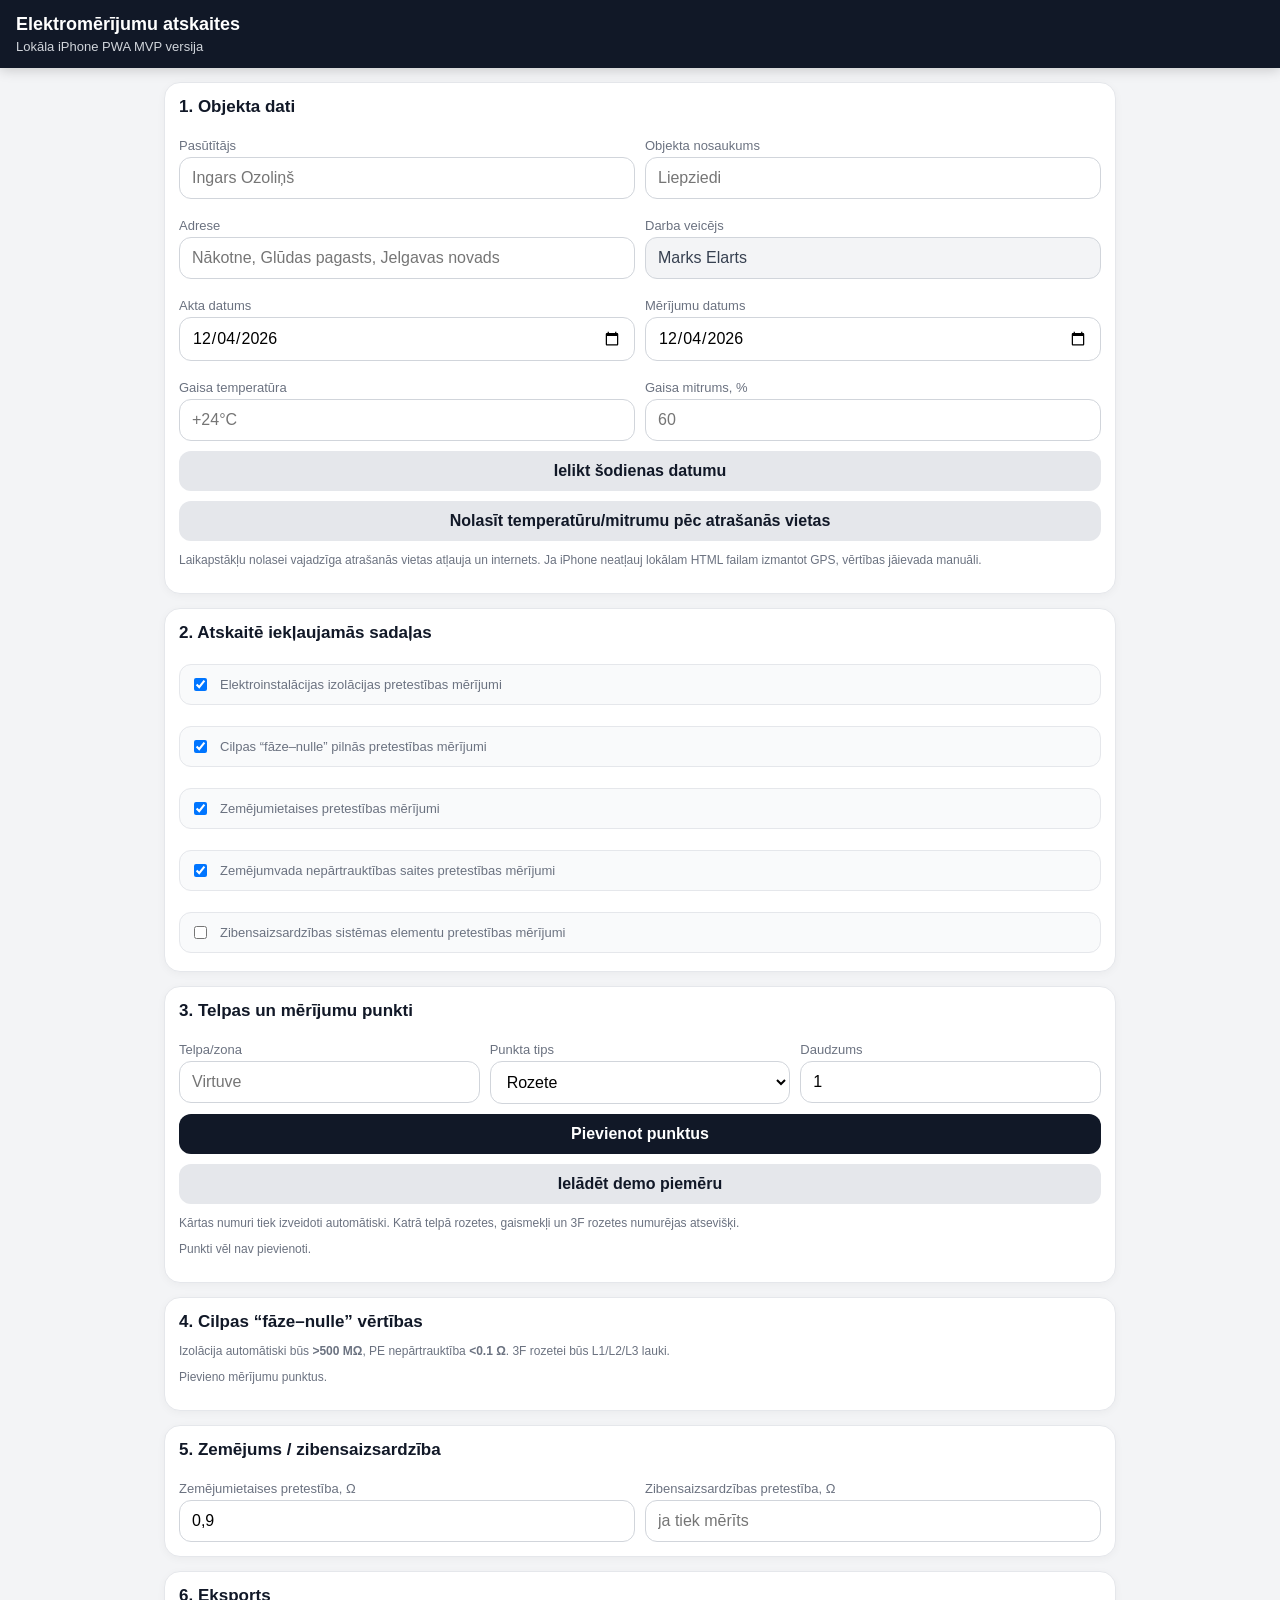
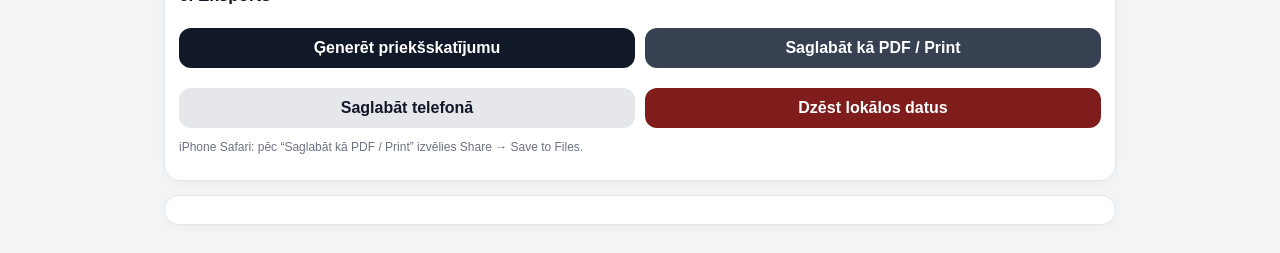
<file: elektro_merijumu_pwa_mvp_2.html>
<!doctype html>
<html lang="lv">
<head>
  <meta charset="utf-8" />
  <meta name="viewport" content="width=device-width, initial-scale=1, viewport-fit=cover" />
  <meta name="theme-color" content="#111827" />
  <title>Elektromērījumu atskaites</title>
  <style>
    :root {
      --bg:#f3f4f6; --card:#fff; --text:#111827; --muted:#6b7280;
      --line:#e5e7eb; --primary:#111827; --soft:#f9fafb; --ok:#065f46;
    }
    * { box-sizing:border-box; }
    body { margin:0; font-family:-apple-system,BlinkMacSystemFont,"Segoe UI",sans-serif; background:var(--bg); color:var(--text); }
    header { position:sticky; top:0; z-index:10; background:var(--primary); color:white; padding:14px 16px calc(14px + env(safe-area-inset-top)); box-shadow:0 2px 12px rgba(0,0,0,.18); }
    header h1 { margin:0; font-size:18px; }
    header p { margin:4px 0 0; color:#d1d5db; font-size:13px; }
    main { padding:14px; max-width:980px; margin:0 auto; }
    .card { background:var(--card); border:1px solid var(--line); border-radius:16px; padding:14px; margin-bottom:14px; box-shadow:0 2px 8px rgba(0,0,0,.04); }
    h2 { font-size:17px; margin:0 0 12px; } h3 { font-size:15px; margin:14px 0 8px; }
    label { display:block; font-size:13px; color:var(--muted); margin:9px 0 4px; }
    input, select, textarea, button { width:100%; font:inherit; border-radius:12px; border:1px solid #d1d5db; padding:11px 12px; background:white; }
    button { border:none; background:var(--primary); color:white; font-weight:700; margin-top:10px; cursor:pointer; }
    button.secondary { background:#374151; } button.light { background:#e5e7eb; color:#111827; } button.danger { background:#7f1d1d; }
    .grid { display:grid; gap:10px; grid-template-columns:1fr; }
    @media (min-width:720px) { .grid.two { grid-template-columns:1fr 1fr; } .grid.three { grid-template-columns:1fr 1fr 1fr; } }
    .checks { display:grid; gap:8px; }
    .checkrow { display:flex; align-items:center; gap:10px; border:1px solid var(--line); border-radius:12px; padding:10px; background:var(--soft); }
    .checkrow input { width:auto; }
    .room { border:1px solid var(--line); border-radius:14px; padding:10px; margin-top:10px; background:var(--soft); }
    .room-title { font-weight:700; display:flex; justify-content:space-between; gap:10px; }
    .point-list { margin:8px 0 0; padding:0; list-style:none; }
    .point-list li { display:flex; justify-content:space-between; gap:8px; border-top:1px solid var(--line); padding:8px 0; font-size:14px; }
    .small { color:var(--muted); font-size:12px; } .pill { display:inline-block; padding:3px 8px; border-radius:999px; background:#e5e7eb; font-size:12px; }
    table { width:100%; border-collapse:collapse; font-size:12px; margin-top:8px; } th, td { border:1px solid #d1d5db; padding:6px; text-align:left; vertical-align:top; } th { background:#f3f4f6; }
    .wide-scroll { overflow-x:auto; } .toolbar { display:grid; gap:10px; grid-template-columns:1fr; }
    @media (min-width:720px) { .toolbar { grid-template-columns:1fr 1fr; } }
    .locked { background:#f3f4f6; color:#374151; }
    @media print {
      @page { size:A4; margin:12mm; }
      body { background:white; } header, .no-print, .app-only { display:none !important; }
      main { max-width:none; padding:0; } .card { border:none; box-shadow:none; padding:0; }
      table { font-size:9px; } th,td { padding:3px; } .print-page { page-break-before:always; }
    }
  </style>
</head>
<body>
<header>
  <h1>Elektromērījumu atskaites</h1>
  <p>Lokāla iPhone PWA MVP versija</p>
</header>

<main>
  <section class="card app-only">
    <h2>1. Objekta dati</h2>
    <div class="grid two">
      <div><label>Pasūtītājs</label><input id="customer" placeholder="Ingars Ozoliņš"></div>
      <div><label>Objekta nosaukums</label><input id="objectName" placeholder="Liepziedi"></div>
      <div><label>Adrese</label><input id="address" placeholder="Nākotne, Glūdas pagasts, Jelgavas novads"></div>
      <div><label>Darba veicējs</label><input id="worker" class="locked" value="Marks Elarts" readonly></div>
      <div><label>Akta datums</label><input id="actDate" type="date"></div>
      <div><label>Mērījumu datums</label><input id="measureDate" type="date"></div>
      <div><label>Gaisa temperatūra</label><input id="temperature" placeholder="+24°C"></div>
      <div><label>Gaisa mitrums, %</label><input id="humidity" placeholder="60"></div>
    </div>
    <button id="btnToday" class="light">Ielikt šodienas datumu</button>
    <button id="btnWeather" class="light">Nolasīt temperatūru/mitrumu pēc atrašanās vietas</button>
    <p class="small">Laikapstākļu nolasei vajadzīga atrašanās vietas atļauja un internets. Ja iPhone neatļauj lokālam HTML failam izmantot GPS, vērtības jāievada manuāli.</p>
  </section>

  <section class="card app-only">
    <h2>2. Atskaitē iekļaujamās sadaļas</h2>
    <div class="checks">
      <label class="checkrow"><input type="checkbox" id="modIso" checked> Elektroinstalācijas izolācijas pretestības mērījumi</label>
      <label class="checkrow"><input type="checkbox" id="modLoop" checked> Cilpas “fāze–nulle” pilnās pretestības mērījumi</label>
      <label class="checkrow"><input type="checkbox" id="modEarth" checked> Zemējumietaises pretestības mērījumi</label>
      <label class="checkrow"><input type="checkbox" id="modContinuity" checked> Zemējumvada nepārtrauktības saites pretestības mērījumi</label>
      <label class="checkrow"><input type="checkbox" id="modLightning"> Zibensaizsardzības sistēmas elementu pretestības mērījumi</label>
    </div>
  </section>

  <section class="card app-only">
    <h2>3. Telpas un mērījumu punkti</h2>
    <div class="grid three">
      <div><label>Telpa/zona</label><input id="roomName" placeholder="Virtuve"></div>
      <div><label>Punkta tips</label><select id="pointType"><option value="Rozete">Rozete</option><option value="Gaismeklis">Gaismeklis</option><option value="3F rozete">3F rozete</option></select></div>
      <div><label>Daudzums</label><input id="pointQty" type="number" min="1" value="1"></div>
    </div>
    <button id="btnAddPoints">Pievienot punktus</button>
    <button id="btnDemo" class="light">Ielādēt demo piemēru</button>
    <p class="small">Kārtas numuri tiek izveidoti automātiski. Katrā telpā rozetes, gaismekļi un 3F rozetes numurējas atsevišķi.</p>
    <div id="rooms"></div>
  </section>

  <section class="card app-only">
    <h2>4. Cilpas “fāze–nulle” vērtības</h2>
    <p class="small">Izolācija automātiski būs <b>&gt;500 MΩ</b>, PE nepārtrauktība <b>&lt;0.1 Ω</b>. 3F rozetei būs L1/L2/L3 lauki.</p>
    <div id="loopInputs"></div>
  </section>

  <section class="card app-only">
    <h2>5. Zemējums / zibensaizsardzība</h2>
    <div class="grid two">
      <div><label>Zemējumietaises pretestība, Ω</label><input id="earthResistance" value="0,9"></div>
      <div><label>Zibensaizsardzības pretestība, Ω</label><input id="lightningResistance" placeholder="ja tiek mērīts"></div>
    </div>
  </section>

  <section class="card app-only no-print">
    <h2>6. Eksports</h2>
    <div class="toolbar">
      <button id="btnPreview">Ģenerēt priekšskatījumu</button>
      <button id="btnPrint" class="secondary">Saglabāt kā PDF / Print</button>
      <button id="btnSave" class="light">Saglabāt telefonā</button>
      <button id="btnClear" class="danger">Dzēst lokālos datus</button>
    </div>
    <p class="small">iPhone Safari: pēc “Saglabāt kā PDF / Print” izvēlies Share → Save to Files.</p>
  </section>

  <section id="preview" class="card"></section>
</main>

<script>
(function(){
  var state = { points: [] };
  var presets = {
    "Rozete": { cable:"Cu 3x2,5", breaker:"C16", voltage:"236", testVoltage:"500", phases:1 },
    "Gaismeklis": { cable:"Cu 3x1,5", breaker:"C10", voltage:"236", testVoltage:"500", phases:1 },
    "3F rozete": { cable:"Cu 5x2,5", breaker:"C16", voltage:"400/230", testVoltage:"500", phases:3 }
  };

  function el(id){ return document.getElementById(id); }
  function val(id){ var x = el(id); return x ? x.value : ""; }
  function checked(id){ var x = el(id); return !!(x && x.checked); }
  function uid(){ return 'p_' + Date.now().toString(36) + '_' + Math.random().toString(36).slice(2,8); }
  function esc(str){ return String(str == null ? '' : str).replace(/[&<>'"]/g, function(s){ return {'&':'&amp;','<':'&lt;','>':'&gt;',"'":'&#39;','"':'&quot;'}[s]; }); }
  function fmtDate(d){ if(!d) return ''; var a=d.split('-'); return a.length===3 ? a[2]+'.'+a[1]+'.'+a[0] : d; }

  function fillToday(){
    var d = new Date().toISOString().slice(0,10);
    el('actDate').value = d; el('measureDate').value = d; saveData(false);
  }

  function groupedPoints(){
    return state.points.reduce(function(acc,p){ (acc[p.room] = acc[p.room] || []).push(p); return acc; }, {});
  }

  function nextName(room, type){
    var count = state.points.filter(function(p){ return p.room === room && p.type === type; }).length + 1;
    return type + ' ' + count;
  }

  function addPoints(){
    var room = val('roomName').trim();
    var type = val('pointType');
    var qty = Math.max(1, parseInt(val('pointQty') || '1', 10));
    if(!room){ alert('Ievadi telpas/zona nosaukumu'); return; }
    var preset = presets[type];
    for(var i=0;i<qty;i++){
      state.points.push({
        id: uid(), room: room, type: type, name: nextName(room, type),
        cable: preset.cable, breaker: preset.breaker, voltage: preset.voltage, testVoltage: preset.testVoltage,
        phases: preset.phases,
        shortCircuitL1:'', shortCircuitL2:'', shortCircuitL3:'',
        loopL1:'', loopL2:'', loopL3:''
      });
    }
    renderAll(); saveData(false);
  }

  function removePoint(id){
    state.points = state.points.filter(function(p){ return p.id !== id; });
    renumberRoomNames(); renderAll(); saveData(false);
  }

  function renumberRoomNames(){
    var counters = {};
    state.points.forEach(function(p){
      var key = p.room + '|' + p.type;
      counters[key] = (counters[key] || 0) + 1;
      p.name = p.type + ' ' + counters[key];
    });
  }

  function updatePoint(id, key, value){
    var p = state.points.find(function(x){ return x.id === id; });
    if(p){ p[key] = value; saveData(false); }
  }
  window.updatePoint = updatePoint;
  window.removePoint = removePoint;

  function renderRooms(){
    var wrap = el('rooms');
    var groups = groupedPoints();
    var html = Object.keys(groups).map(function(room){
      return '<div class="room"><div class="room-title"><span>'+esc(room)+'</span><span class="pill">'+groups[room].length+' punkti</span></div><ul class="point-list">' +
        groups[room].map(function(p){
          return '<li><span>'+esc(p.name)+' <span class="small">'+esc(p.cable)+' '+esc(p.breaker)+'</span></span><button class="light" style="width:auto;margin:0;padding:5px 9px" onclick="removePoint(\''+p.id+'\')">Dzēst</button></li>';
        }).join('') + '</ul></div>';
    }).join('');
    wrap.innerHTML = html || '<p class="small">Punkti vēl nav pievienoti.</p>';
  }

  function renderLoopInputs(){
    var wrap = el('loopInputs');
    if(!state.points.length){ wrap.innerHTML = '<p class="small">Pievieno mērījumu punktus.</p>'; return; }
    var groups = groupedPoints();
    wrap.innerHTML = Object.keys(groups).map(function(room){
      return '<h3>'+esc(room)+'</h3><div class="wide-scroll"><table><thead><tr><th>Punkts</th><th>Aizsardzība</th><th>U, V</th><th>Iīss L1</th><th>Zs L1</th><th>Iīss L2</th><th>Zs L2</th><th>Iīss L3</th><th>Zs L3</th></tr></thead><tbody>' +
      groups[room].map(function(p){
        var disabled = p.phases === 1 ? ' disabled class="locked" ' : '';
        return '<tr><td>'+esc(p.name)+'</td>'+
          '<td><input value="'+esc(p.breaker)+'" onchange="updatePoint(\''+p.id+'\',\'breaker\',this.value)"></td>'+
          '<td><input value="'+esc(p.voltage)+'" onchange="updatePoint(\''+p.id+'\',\'voltage\',this.value)"></td>'+
          '<td><input value="'+esc(p.shortCircuitL1)+'" onchange="updatePoint(\''+p.id+'\',\'shortCircuitL1\',this.value)"></td>'+
          '<td><input value="'+esc(p.loopL1)+'" onchange="updatePoint(\''+p.id+'\',\'loopL1\',this.value)"></td>'+
          '<td><input '+disabled+' value="'+esc(p.shortCircuitL2)+'" onchange="updatePoint(\''+p.id+'\',\'shortCircuitL2\',this.value)"></td>'+
          '<td><input '+disabled+' value="'+esc(p.loopL2)+'" onchange="updatePoint(\''+p.id+'\',\'loopL2\',this.value)"></td>'+
          '<td><input '+disabled+' value="'+esc(p.shortCircuitL3)+'" onchange="updatePoint(\''+p.id+'\',\'shortCircuitL3\',this.value)"></td>'+
          '<td><input '+disabled+' value="'+esc(p.loopL3)+'" onchange="updatePoint(\''+p.id+'\',\'loopL3\',this.value)"></td></tr>';
      }).join('') + '</tbody></table></div>';
    }).join('');
  }

  function renderAll(){ renderRooms(); renderLoopInputs(); }

  function rowsByRoom(rowFn){
    var groups = groupedPoints(); var nr = 1;
    return Object.keys(groups).map(function(room){
      return '<tr><td colspan="20"><b>'+esc(room)+'</b></td></tr>' + groups[room].map(function(p){ return rowFn(p,nr++); }).join('');
    }).join('');
  }

  function signature(){ return '<p style="margin-top:28px"><b>Darba veicējs:</b> Marks Elarts ____________________</p><p><b>Akta eksemplāru saņēma:</b> ____________________</p>'; }

  function renderIsoTable(){
    return '<div class="print-page"><h2>1. Elektroinstalācijas izolācijas pretestības mērījumu rezultāti</h2><div class="wide-scroll"><table><thead><tr><th>Nr.</th><th>Tīkla tips, elektroinstalācijas atrašanās vieta</th><th>Kabeļa marka</th><th>Pārbaudes spriegums, V</th><th>L1-PE</th><th>L2-PE</th><th>L3-PE</th><th>N-PE</th><th>L1-N</th><th>L2-N</th><th>L3-N</th><th>L1-L2</th><th>L1-L3</th><th>L2-L3</th><th>Atzinums</th></tr></thead><tbody>'+
      rowsByRoom(function(p,n){
        if(p.phases === 3){ return '<tr><td>'+n+'</td><td>'+esc(p.name)+'</td><td>'+esc(p.cable)+'</td><td>'+esc(p.testVoltage)+'</td><td>&gt;500</td><td>&gt;500</td><td>&gt;500</td><td>&gt;500</td><td>&gt;500</td><td>&gt;500</td><td>&gt;500</td><td>&gt;500</td><td>&gt;500</td><td>&gt;500</td><td>Atbilst</td></tr>'; }
        return '<tr><td>'+n+'</td><td>'+esc(p.name)+'</td><td>'+esc(p.cable)+'</td><td>'+esc(p.testVoltage)+'</td><td>&gt;500</td><td></td><td></td><td>&gt;500</td><td>&gt;500</td><td></td><td></td><td></td><td></td><td></td><td>Atbilst</td></tr>';
      }) + '</tbody></table></div>'+signature()+'</div>';
  }

  function renderLoopTable(){
    return '<div class="print-page"><h2>2. Cilpas “fāze–nulle” pilnās pretestības mērījumu rezultāti</h2><div class="wide-scroll"><table><thead><tr><th>Nr.</th><th>Tīkla tips, elektroinstalācijas atrašanās vieta</th><th>Sadalnes numurs</th><th>Tīkla spriegums, V</th><th>Aizsardzības aparāts</th><th>Iīss L1, A</th><th>Iīss L2, A</th><th>Iīss L3, A</th><th>Zs L1, Ω</th><th>Zs L2, Ω</th><th>Zs L3, Ω</th><th>Atzinums</th></tr></thead><tbody>'+
      rowsByRoom(function(p,n){ return '<tr><td>'+n+'</td><td>'+esc(p.name)+'</td><td></td><td>'+esc(p.voltage)+'</td><td>'+esc(p.breaker)+'</td><td>'+esc(p.shortCircuitL1)+'</td><td>'+esc(p.shortCircuitL2)+'</td><td>'+esc(p.shortCircuitL3)+'</td><td>'+esc(p.loopL1)+'</td><td>'+esc(p.loopL2)+'</td><td>'+esc(p.loopL3)+'</td><td>Atbilst</td></tr>'; })+
      '</tbody></table></div>'+signature()+'</div>';
  }

  function renderEarthTable(){ return '<div class="print-page"><h2>3. Zemējumietaises pretestības mērījumu rezultāti</h2><table><thead><tr><th>Nr.</th><th>Elektroiekārtas atrašanās vieta un pārbaudes vieta</th><th>Pretestība, Ω</th><th>Atzinums</th></tr></thead><tbody><tr><td>1</td><td>Zemējuma kontūrs</td><td>'+esc(val('earthResistance'))+'</td><td>Atbilst</td></tr></tbody></table>'+signature()+'</div>'; }

  function renderContinuityTable(){ return '<div class="print-page"><h2>4. Zemējumvadu nepārtrauktības saites pretestības mērījumu rezultāti</h2><table><thead><tr><th>Nr.</th><th>Elektroiekārtas atrašanās vieta un pārbaudes vieta</th><th>Pretestība, Ω</th><th>Atzinums</th></tr></thead><tbody>'+rowsByRoom(function(p,n){ return '<tr><td>'+n+'</td><td>'+esc(p.name)+'</td><td>&lt;0.1</td><td>Atbilst</td></tr>'; })+'</tbody></table>'+signature()+'</div>'; }

  function renderLightningTable(){ return '<div class="print-page"><h2>5. Zibensaizsardzības sistēmas elementu pretestības mērījumu rezultāti</h2><table><thead><tr><th>Nr.</th><th>Elements / pārbaudes vieta</th><th>Pretestība, Ω</th><th>Atzinums</th></tr></thead><tbody><tr><td>1</td><td>Zibensaizsardzības sistēmas elements</td><td>'+esc(val('lightningResistance'))+'</td><td>Atbilst</td></tr></tbody></table>'+signature()+'</div>'; }

  function renderPreview(){
    var sections = [];
    sections.push('<div><h2>Elektroinstalācijas izolācijas pretestības, cilpas “fāze–nulle” pilnās pretestības, zemējumietaises pretestības, zemējumvada nepārtrauktības saites un zibensaizsardzības sistēmas pārbaudes akts</h2>'+
      '<p><b>Akta sastādīšanas datums:</b> '+fmtDate(val('actDate'))+'</p>'+
      '<p><b>Objekta atbildīgā persona / pasūtītājs:</b> '+esc(val('customer'))+'</p>'+
      '<p><b>Objekta nosaukums un adrese:</b> '+esc(val('objectName'))+', '+esc(val('address'))+'</p>'+
      '<p><b>Darba veicējs:</b> Marks Elarts</p>'+
      '<h3>Klimatiskie apstākļi mērījumu veikšanas gaitā</h3><table><tr><th>Darba veikšanas datums</th><th>Gaisa temperatūra</th><th>Gaisa mitrums</th></tr><tr><td>'+fmtDate(val('measureDate'))+'</td><td>'+esc(val('temperature'))+'</td><td>'+esc(val('humidity'))+'%</td></tr></table>'+
      '<h3>Veiktie mērījumi</h3>'+
      '<p>'+(checked('modIso')?'X':'□')+' elektroinstalācijas izolācijas pretestības mērījumi</p>'+
      '<p>'+(checked('modLoop')?'X':'□')+' cilpas “fāze–nulle” pilnās pretestības mērījumi</p>'+
      '<p>'+(checked('modEarth')?'X':'□')+' zemējumietaises pretestības mērījumi</p>'+
      '<p>'+(checked('modContinuity')?'X':'□')+' zemējumvada nepārtrauktības saites pretestības mērījumi</p>'+
      '<p>'+(checked('modLightning')?'X':'□')+' zibensaizsardzības sistēmas elementu pretestības mērījumi</p></div>');
    if(checked('modIso')) sections.push(renderIsoTable());
    if(checked('modLoop')) sections.push(renderLoopTable());
    if(checked('modEarth')) sections.push(renderEarthTable());
    if(checked('modContinuity')) sections.push(renderContinuityTable());
    if(checked('modLightning')) sections.push(renderLightningTable());
    el('preview').innerHTML = sections.join('');
    el('preview').scrollIntoView({behavior:'smooth', block:'start'});
  }

  function saveData(show){
    var fieldIds = ['customer','objectName','address','worker','actDate','measureDate','temperature','humidity','earthResistance','lightningResistance'];
    var modIds = ['modIso','modLoop','modEarth','modContinuity','modLightning'];
    var data = { fields:{}, mods:{}, points:state.points };
    fieldIds.forEach(function(id){ data.fields[id] = val(id); });
    modIds.forEach(function(id){ data.mods[id] = checked(id); });
    try { localStorage.setItem('elektroPwaDataV2', JSON.stringify(data)); if(show) alert('Saglabāts telefonā'); }
    catch(e){ alert('Neizdevās saglabāt lokāli: ' + e.message); }
  }

  function loadData(){
    var raw = localStorage.getItem('elektroPwaDataV2') || localStorage.getItem('elektroPwaData');
    if(!raw){ fillToday(); renderAll(); return; }
    try{
      var data = JSON.parse(raw);
      Object.keys(data.fields || {}).forEach(function(id){ if(el(id) && id !== 'worker') el(id).value = data.fields[id]; });
      el('worker').value = 'Marks Elarts';
      Object.keys(data.mods || {}).forEach(function(id){ if(el(id)) el(id).checked = data.mods[id]; });
      state.points = (data.points || []).filter(function(p){ return presets[p.type]; }).map(function(p){
        var pr = presets[p.type];
        return Object.assign({ id:uid(), phases:pr.phases, cable:pr.cable, breaker:pr.breaker, voltage:pr.voltage, testVoltage:pr.testVoltage, shortCircuitL1:'', shortCircuitL2:'', shortCircuitL3:'', loopL1:'', loopL2:'', loopL3:'' }, p);
      });
      renumberRoomNames(); renderAll();
    } catch(e){ console.warn(e); fillToday(); renderAll(); }
  }

  function clearData(){ if(confirm('Dzēst visus lokāli saglabātos datus?')){ localStorage.removeItem('elektroPwaDataV2'); localStorage.removeItem('elektroPwaData'); location.reload(); } }

  function addExample(){
    state.points = [];
    [['Katla telpa','Rozete',5],['Katla telpa','Gaismeklis',1],['Virtuve','Rozete',6],['Virtuve','Gaismeklis',2],['Virtuve','3F rozete',1]].forEach(function(x){
      el('roomName').value = x[0]; el('pointType').value = x[1]; el('pointQty').value = x[2]; addPoints();
    });
    saveData(false);
  }

  function getWeather(){
    if(!navigator.geolocation){ alert('Šajā režīmā nav pieejama atrašanās vietas nolase. Ievadi temperatūru un mitrumu manuāli.'); return; }
    navigator.geolocation.getCurrentPosition(function(pos){
      var lat = pos.coords.latitude.toFixed(4), lon = pos.coords.longitude.toFixed(4);
      var url = 'https://api.open-meteo.com/v1/forecast?latitude='+lat+'&longitude='+lon+'&current=temperature_2m,relative_humidity_2m&timezone=auto';
      fetch(url).then(function(r){ return r.json(); }).then(function(data){
        if(data && data.current){
          el('temperature').value = (data.current.temperature_2m > 0 ? '+' : '') + Math.round(data.current.temperature_2m) + '°C';
          el('humidity').value = Math.round(data.current.relative_humidity_2m || 0);
          saveData(false);
        } else alert('Laikapstākļu dati netika saņemti.');
      }).catch(function(){ alert('Neizdevās nolasīt laikapstākļus. Pārbaudi internetu vai ievadi manuāli.'); });
    }, function(){ alert('Atrašanās vieta nav atļauta. Ievadi temperatūru un mitrumu manuāli.'); }, { enableHighAccuracy:true, timeout:10000 });
  }

  function wire(){
    el('btnToday').addEventListener('click', fillToday);
    el('btnWeather').addEventListener('click', getWeather);
    el('btnAddPoints').addEventListener('click', addPoints);
    el('btnDemo').addEventListener('click', addExample);
    el('btnPreview').addEventListener('click', renderPreview);
    el('btnPrint').addEventListener('click', function(){ renderPreview(); setTimeout(function(){ window.print(); }, 300); });
    el('btnSave').addEventListener('click', function(){ saveData(true); });
    el('btnClear').addEventListener('click', clearData);
    document.addEventListener('input', function(e){ if(e.target.matches('input,select,textarea')) saveData(false); });
  }

  wire(); loadData();
})();
</script>
</body>
</html>
</file>
